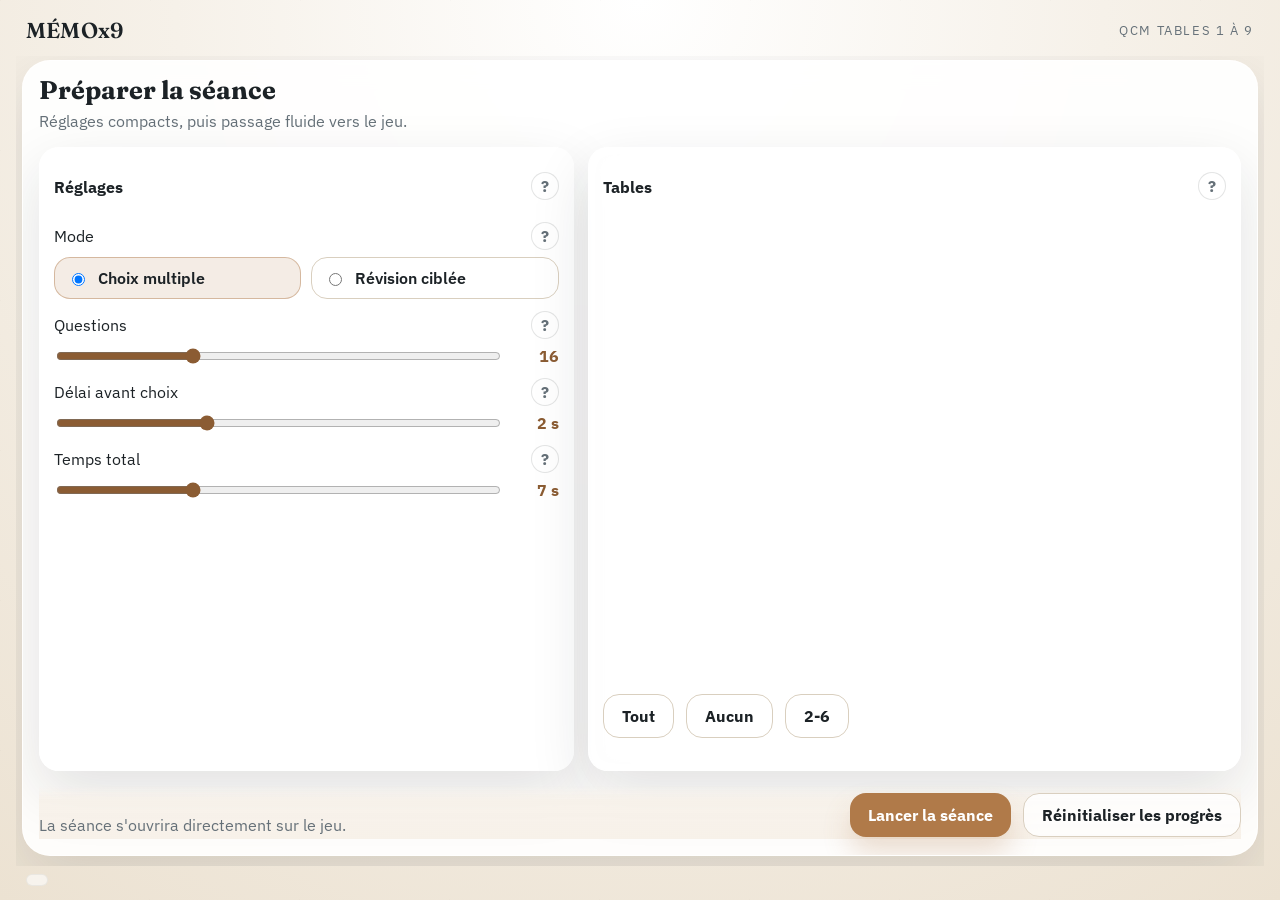
<file: index.html>
<!doctype html>
<html lang="fr">
  <head>
    <meta charset="UTF-8" />
    <meta name="viewport" content="width=device-width, initial-scale=1.0" />
    <title>MÉMOx9</title>
    <link rel="icon" href="data:," />
    <script src="boot.js"></script>
  </head>
  <body data-screen="config">
    <div class="bg-lines" aria-hidden="true"></div>

    <div class="app-frame">
      <header class="topbar">
        <strong class="brand-mark">MÉMOx9</strong>
        <span class="brand-note">QCM tables 1 à 9</span>
      </header>

      <main class="app-shell">
        <section class="screen screen-config is-active" id="config-screen" aria-hidden="false">
          <section class="panel config-panel">
            <div class="panel-head compact-head">
              <div>
                <h1>Préparer la séance</h1>
                <p>Réglages compacts, puis passage fluide vers le jeu.</p>
              </div>
            </div>

            <div class="config-grid">
              <section class="config-card settings-card">
                <div class="config-title-row">
                  <h2>Réglages</h2>
                  <span class="help-wrap">
                    <button class="help-trigger" type="button" aria-label="Aide sur les réglages" aria-expanded="false">?</button>
                    <span class="help-popover">
                      Sur Mac, privilégie des séances courtes et un délai discret pour garder tout visible. Sur téléphone,
                      baisse le nombre de questions et garde un peu plus de temps total.
                    </span>
                  </span>
                </div>

                <div class="control-group">
                  <div class="label-row">
                    <span>Mode</span>
                    <span class="help-wrap">
                      <button class="help-trigger" type="button" aria-label="Aide sur le mode" aria-expanded="false">?</button>
                      <span class="help-popover">
                        Choix multiple utilise les tables cochées. Révision ciblée sélectionne automatiquement les 2 tables les plus fragiles.
                      </span>
                    </span>
                  </div>
                  <div class="modes compact-modes">
                    <label class="mode-option">
                      <input id="mode-choice" type="radio" name="mode" value="choice" checked />
                      <span>Choix multiple</span>
                    </label>
                    <label class="mode-option">
                      <input id="mode-targeted" type="radio" name="mode" value="targeted" />
                      <span>Révision ciblée</span>
                    </label>
                  </div>
                </div>

                <div class="control-group">
                  <div class="label-row">
                    <label for="question-count">Questions</label>
                    <span class="help-wrap">
                      <button class="help-trigger" type="button" aria-label="Aide sur le nombre de questions" aria-expanded="false">?</button>
                      <span class="help-popover">
                        10 à 14 pour une série rapide. 15 à 20 pour une séance solide. Au-delà, la partie devient plus longue et plus dense.
                      </span>
                    </span>
                  </div>
                  <div class="field compact-field">
                    <input id="question-count" type="range" min="10" max="30" value="16" />
                    <span id="question-count-value">16</span>
                  </div>
                </div>

                <div class="control-group">
                  <div class="label-row">
                    <label for="choice-delay">Délai avant choix</label>
                    <span class="help-wrap">
                      <button class="help-trigger" type="button" aria-label="Aide sur le délai avant choix" aria-expanded="false">?</button>
                      <span class="help-popover">
                        Le chronomètre démarre tout de suite. Ce délai laisse un temps de calcul mental avant l'apparition des réponses.
                      </span>
                    </span>
                  </div>
                  <div class="field compact-field">
                    <input id="choice-delay" type="range" min="0" max="6" value="2" />
                    <span id="choice-delay-value">2 s</span>
                  </div>
                </div>

                <div class="control-group">
                  <div class="label-row">
                    <label for="time-limit">Temps total</label>
                    <span class="help-wrap">
                      <button class="help-trigger" type="button" aria-label="Aide sur le temps total" aria-expanded="false">?</button>
                      <span class="help-popover">
                        Ce temps inclut la réflexion puis le clic. Garde toujours au moins 2 secondes de plus que le délai avant choix.
                      </span>
                    </span>
                  </div>
                  <div class="field compact-field">
                    <input id="time-limit" type="range" min="4" max="14" value="7" />
                    <span id="time-limit-value">7 s</span>
                  </div>
                </div>
              </section>

              <section class="config-card tables-card" id="tables-card">
                <div class="config-title-row">
                  <h2>Tables</h2>
                  <span class="help-wrap">
                    <button class="help-trigger" type="button" aria-label="Aide sur les tables" aria-expanded="false">?</button>
                    <span class="help-popover">
                      En mode classique, coche 3 à 5 tables pour garder des séries rapides et lisibles. En mode ciblé, cette zone devient seulement informative.
                    </span>
                  </span>
                </div>

                <div class="table-grid" id="table-grid" role="group" aria-label="Tables"></div>

                <div class="quick-actions compact-actions">
                  <button class="ghost" id="select-all" type="button">Tout</button>
                  <button class="ghost" id="select-none" type="button">Aucun</button>
                  <button class="ghost" id="select-core" type="button">2-6</button>
                </div>

                <p class="selection-note" id="selection-note"></p>
              </section>
            </div>

            <div class="launch-row">
              <p class="launch-inline" id="launch-inline">La séance s'ouvrira directement sur le jeu.</p>
              <div class="primary-actions">
                <button class="primary" id="start-btn" type="button">Lancer la séance</button>
                <button class="ghost" id="reset-btn" type="button">Réinitialiser les progrès</button>
              </div>
            </div>
          </section>
        </section>

        <section class="screen screen-play" id="play-screen" aria-hidden="true">
          <section class="play-stage">
            <div class="play-topbar">
              <div>
                <p class="play-kicker" id="play-kicker">Séance en cours</p>
                <p class="play-meta" id="session-meta">Question 1 sur 1</p>
              </div>
              <button class="ghost compact" id="stop-btn" type="button">Arrêter</button>
            </div>

            <div class="play-status-row">
              <div class="status-chip">
                <span class="status-chip-label">Progression</span>
                <strong id="progress-label">1 / 1</strong>
              </div>
              <div class="play-progress-group">
                <span class="play-progress-caption">Avancement de la séance</span>
                <div class="progress-track progress-track-session">
                  <div class="progress-fill" id="progress-fill"></div>
                </div>
              </div>
            </div>

            <div class="play-center">
              <div class="play-problem">
                <div class="play-question" id="question">—</div>
                <p class="choice-stage" id="choice-stage">Les réponses apparaîtront ici.</p>
              </div>

              <div class="play-deck">
                <div class="timer-block" aria-hidden="true">
                  <span class="timer-label">Temps restant pour répondre</span>
                  <div class="timer play-timer">
                    <div class="timer-bar" id="timer-bar"></div>
                  </div>
                </div>

                <div class="choices play-choices" id="choices" aria-label="Choix multiples"></div>
              </div>

              <p class="feedback" id="feedback"></p>
            </div>
          </section>
        </section>

        <section class="screen screen-results" id="results-screen" aria-hidden="true">
          <div class="results-scroll">
            <section class="panel result-panel">
              <div class="panel-head compact-head">
                <div>
                  <h1 id="results-title">Résultats</h1>
                  <p id="results-subtitle">La séance vient de se terminer.</p>
                </div>
              </div>

              <div class="summary-metrics">
                <article class="summary-metric">
                  <span class="metric-label">Score</span>
                  <strong id="summary-score">0 / 0</strong>
                </article>
                <article class="summary-metric">
                  <span class="metric-label">Exactitude</span>
                  <strong id="summary-accuracy">0%</strong>
                </article>
                <article class="summary-metric">
                  <span class="metric-label">Meilleure série</span>
                  <strong id="summary-best-streak">0</strong>
                </article>
              </div>

              <p class="summary-weak" id="summary-weak">Tables à renforcer: —</p>
              <p class="summary-reco" id="summary-reco">Conseil: —</p>

              <div class="result-actions">
                <button class="primary" id="summary-retry-btn" type="button">Refaire la séance</button>
                <button class="secondary" id="summary-target-btn" type="button">Révision ciblée</button>
                <button class="ghost" id="back-config-btn" type="button">Retour réglages</button>
              </div>
            </section>

            <section class="panel stats-panel">
              <div class="panel-head compact-head">
                <div>
                  <h2>Repères de progression</h2>
                  <p>Vue d'ensemble des acquis et du dernier résultat, rangée ici après la partie.</p>
                </div>
              </div>

              <div class="hero-stats bottom-stats">
                <article class="metric-card">
                  <span class="metric-label">Maîtrise moyenne</span>
                  <strong class="metric-value" id="mastery-global">0%</strong>
                </article>
                <article class="metric-card">
                  <span class="metric-label">Meilleure série</span>
                  <strong class="metric-value" id="best-streak-global">0</strong>
                </article>
                <article class="metric-card">
                  <span class="metric-label">Dernière exactitude</span>
                  <strong class="metric-value" id="accuracy-global">0%</strong>
                </article>
              </div>
            </section>

            <section class="panel">
              <div class="panel-head compact-head">
                <div>
                  <h2>Maîtrise par table</h2>
                  <p>Vue détaillée des acquis après la séance.</p>
                </div>
              </div>
              <div class="mastery-grid" id="mastery-grid"></div>
            </section>

            <section class="panel">
              <div class="panel-head compact-head">
                <div>
                  <h2>Progression jour par jour</h2>
                  <p>Historique local des séances avec au moins une réponse.</p>
                </div>
              </div>
              <div class="history-list" id="history-list"></div>
            </section>
          </div>
        </section>
      </main>

      <footer class="dev-footer">
        <span class="version-badge" id="version-badge" aria-label="Version de l'application"></span>
      </footer>
    </div>

    <div class="toast" id="toast" role="status" aria-live="polite"></div>
  </body>
</html>
</file>
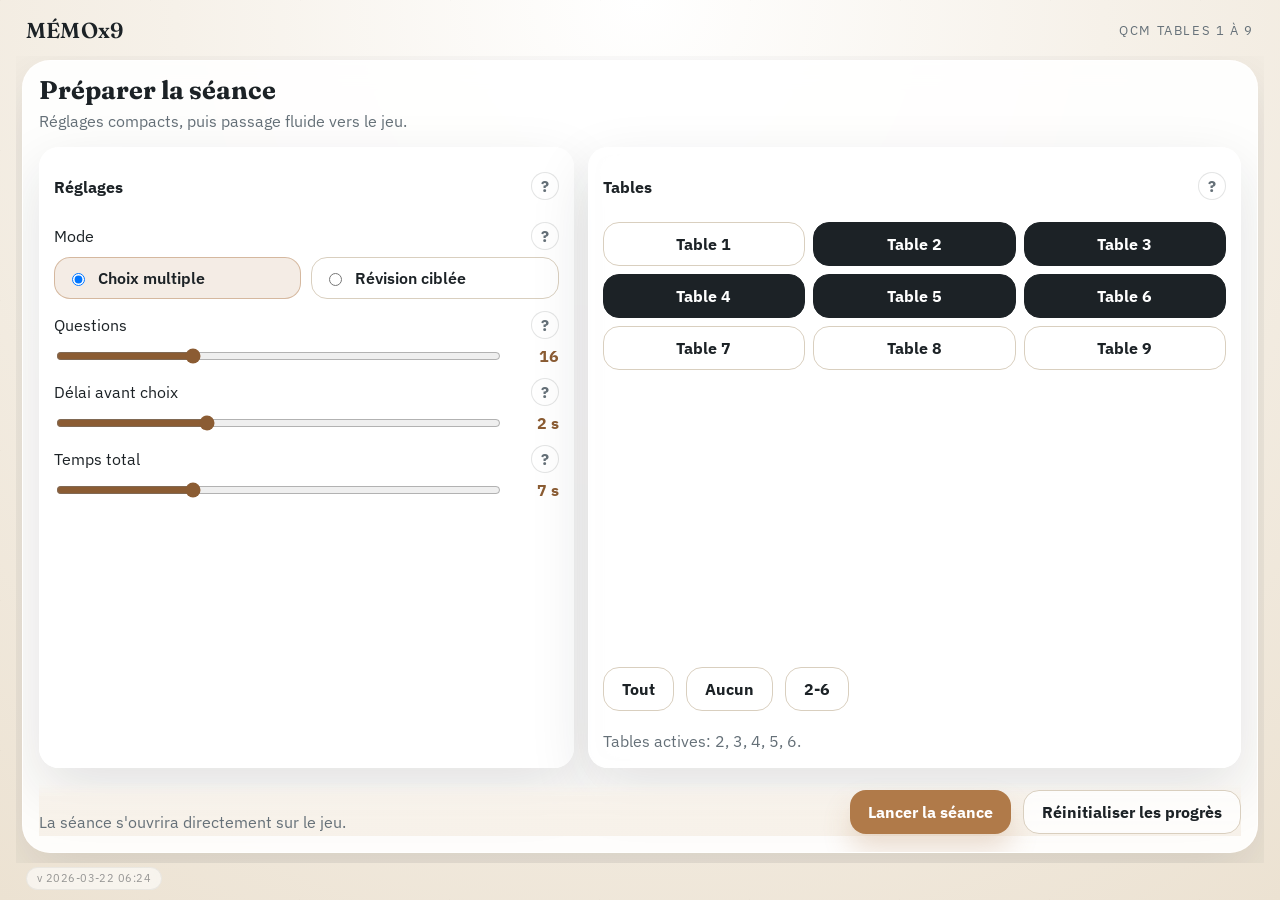
<file: play.html>
<!doctype html>
<html lang="fr">
  <head>
    <meta charset="UTF-8" />
    <meta name="viewport" content="width=device-width, initial-scale=1.0" />
    <title>MÉMOx9</title>
    <meta http-equiv="refresh" content="0; url=./index.html" />
    <style>
      :root {
        color-scheme: light;
        font-family: "IBM Plex Sans", system-ui, sans-serif;
        background: #f6f1e9;
        color: #1c2226;
      }

      body {
        min-height: 100vh;
        margin: 0;
        display: grid;
        place-items: center;
        padding: 24px;
        background: radial-gradient(circle at top, #ffffff 0%, #f6f1e9 42%, #ece2d2 100%);
      }

      main {
        max-width: 32rem;
        padding: 24px 28px;
        border-radius: 20px;
        background: rgba(255, 255, 255, 0.92);
        box-shadow: 0 22px 60px rgba(28, 34, 38, 0.12);
        text-align: center;
      }

      h1 {
        margin: 0 0 12px;
        font-family: "Fraunces", Georgia, serif;
        font-size: 1.6rem;
      }

      p {
        margin: 0;
        line-height: 1.5;
      }

      a {
        color: #8b5c33;
        font-weight: 700;
      }
    </style>
    <script>
      window.location.replace("./index.html");
    </script>
  </head>
  <body>
    <main>
      <h1>Redirection vers MÉMOx9</h1>
      <p>
        Cette ancienne page de jeu n'est plus utilisée. Si la redirection ne démarre pas automatiquement,
        ouvre <a href="./index.html">la page principale</a>.
      </p>
    </main>
  </body>
</html>
</file>
